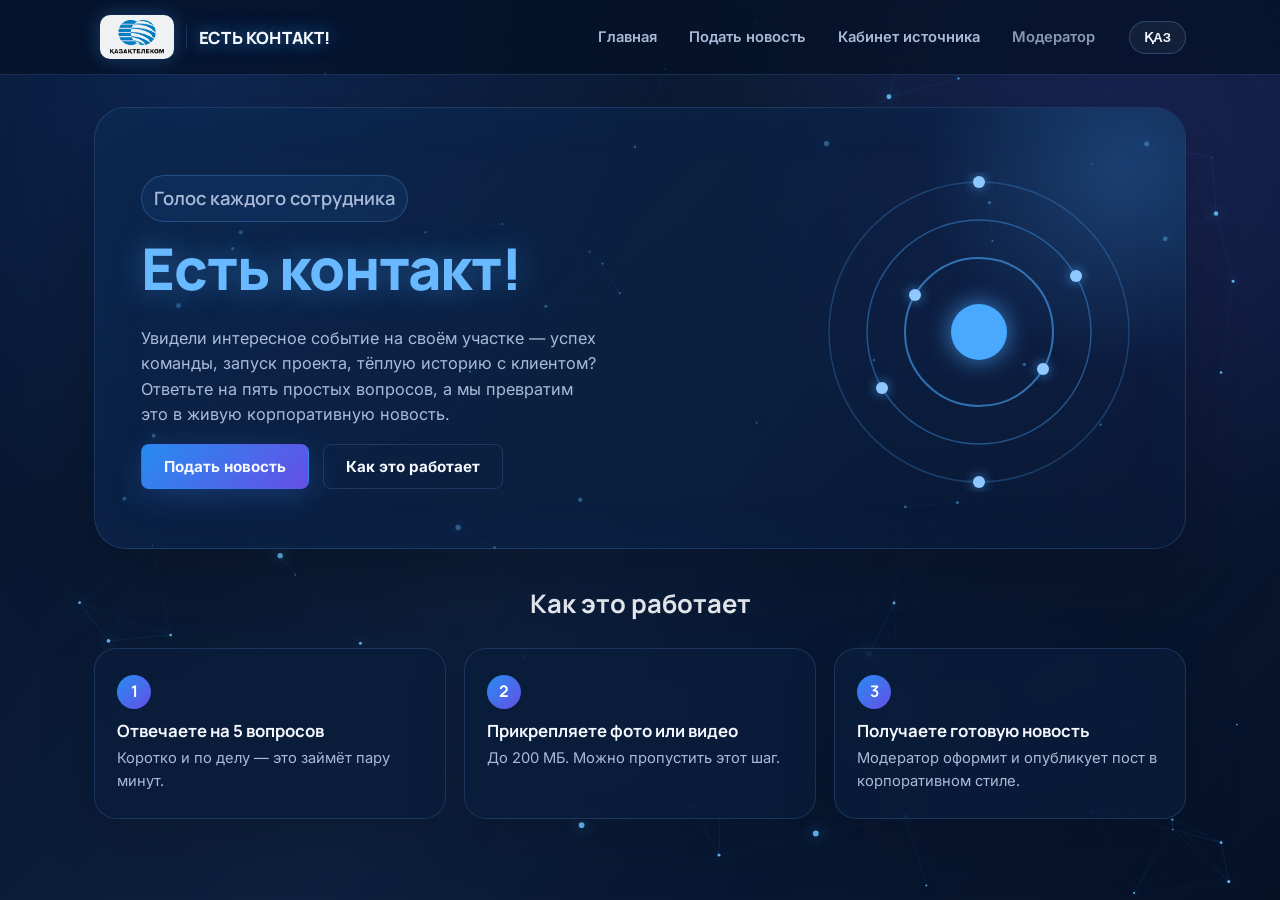
<file: index.html>
<!doctype html>
<html lang="ru">
<head>
<meta charset="utf-8">
<meta name="viewport" content="width=device-width,initial-scale=1">
<title>ЕСТЬ КОНТАКТ! / Байланыс орнады!</title>
<meta name="description" content="Корпоративный портал для подачи и модерации новостей от сотрудников.">
<link rel="preconnect" href="https://fonts.googleapis.com">
<link rel="preconnect" href="https://fonts.gstatic.com" crossorigin>
<link href="https://fonts.googleapis.com/css2?family=Manrope:wght@500;700;800&family=Inter:wght@400;500;600;700&display=swap" rel="stylesheet">
<link rel="stylesheet" href="styles-neon.css">
</head>
<body>
<canvas id="particles"></canvas>
<div class="app">

<header class="site-header">
  <div class="header-inner">
    <button class="brand" data-nav="home" aria-label="ЕСТЬ КОНТАКТ! — на главную">
      <img class="brand-logo" src="logo-kazahtelekom.png" alt="Kazakhtelecom" onerror="this.style.display='none'">
      <span class="brand-divider"></span>
      <span class="brand-name" data-i18n="brand_name">ЕСТЬ КОНТАКТ!</span>
    </button>
    <nav class="main-nav" aria-label="Основная навигация">
      <button class="nav-link" data-nav="home" data-i18n="nav_home">Главная</button>
      <button class="nav-link" data-nav="wizard" data-i18n="nav_submit">Подать новость</button>
      <button class="nav-link" data-nav="source-login" data-i18n="nav_source">Кабинет источника</button>
      <button class="nav-link nav-link-muted" data-nav="mod-login" data-i18n="nav_moderator">Модератор</button>
    </nav>
    <button class="lang-toggle" id="langToggle" aria-label="Переключить язык"><span>ҚАЗ</span></button>
  </div>
</header>

<main id="app">

  <!-- ================= ГЛАВНАЯ ================= -->
  <section id="view-home" data-view class="view">
    <div class="hero">
      <div class="hero-text">
        <p class="hero-subtitle" data-i18n="hero_subtitle">Место, где новости компании рождаются от вас</p>
        <h1 class="hero-title" data-i18n="hero_title">Есть контакт!</h1>
        <p class="hero-body" data-i18n="hero_text">Увидели интересное событие на своём участке — успех команды, запуск проекта, тёплую историю с клиентом? Расскажите нам в пяти вопросах. Мы оформим это в живую корпоративную новость.</p>
        <div class="hero-actions">
          <button class="btn btn-primary" data-nav="wizard" data-i18n="hero_cta">Подать новость</button>
          <button class="btn btn-ghost" data-scroll="steps-section" data-i18n="hero_cta_secondary">Как это работает</button>
        </div>
      </div>
      <div class="hero-graphic">
        <svg class="signal-art" viewBox="0 0 320 320" xmlns="http://www.w3.org/2000/svg" aria-hidden="true">
          <circle class="ring ring-1" cx="160" cy="160" r="150"/>
          <circle class="ring ring-2" cx="160" cy="160" r="112"/>
          <circle class="ring ring-3" cx="160" cy="160" r="74"/>
          <circle class="ring-core" cx="160" cy="160" r="28"/>
          <g class="nodes nodes-ring1">
            <circle cx="160" cy="10" r="6"/>
            <circle cx="160" cy="310" r="6"/>
          </g>
          <g class="nodes nodes-ring2">
            <circle cx="257" cy="104" r="6"/>
            <circle cx="63" cy="216" r="6"/>
          </g>
          <g class="nodes nodes-ring3">
            <circle cx="224" cy="197" r="6"/>
            <circle cx="96" cy="123" r="6"/>
          </g>
        </svg>
      </div>
    </div>

    <section class="steps" id="steps-section">
      <h2 class="section-title" data-i18n="steps_title">Как это работает</h2>
      <ul class="steps-grid">
        <li class="step-card">
          <span class="step-num">1</span>
          <h3 data-i18n="step1_title">Отвечаете на 5 вопросов</h3>
          <p data-i18n="step1_text">Коротко и по делу — это займёт пару минут.</p>
        </li>
        <li class="step-card">
          <span class="step-num">2</span>
          <h3 data-i18n="step2_title">Прикрепляете фото или видео</h3>
          <p data-i18n="step2_text">До 200 МБ. Можно пропустить этот шаг.</p>
        </li>
        <li class="step-card">
          <span class="step-num">3</span>
          <h3 data-i18n="step3_title">Получаете готовую новость</h3>
          <p data-i18n="step3_text">Модератор оформит и опубликует пост в корпоративном стиле.</p>
        </li>
      </ul>
    </section>
  </section>

  <!-- ================= МАСТЕР ПОДАЧИ НОВОСТИ ================= -->
  <section id="view-wizard" data-view class="view" hidden>
    <div class="panel wizard-panel">

      <div class="wizard-progress">
        <span id="wizardStepLabel"></span>
        <div class="progress-track"><div class="progress-fill" id="progressFill" style="width:33%"></div></div>
      </div>

      <!-- Шаг 1: пять вопросов -->
      <form id="step1" class="wizard-step">
        <div class="field">
          <label data-i18n="q1_label">1. Что произошло?</label>
          <input type="text" name="what" required data-i18n-placeholder="q1_placeholder" placeholder="Опишите событие одной-двумя фразами">
        </div>

        <div class="field">
          <label data-i18n="q2_label">2. Где и когда произошло?</label>
          <div class="field-row">
            <div class="field-col">
              <input type="text" name="place" required data-i18n-placeholder="q2_place_placeholder" placeholder="Город, филиал, объект">
            </div>
            <div class="field-col field-col-narrow">
              <input type="date" name="date" required>
            </div>
          </div>
        </div>

        <div class="field">
          <label data-i18n="q3_label">3. Что классного произошло?</label>
          <p class="field-hint" data-i18n="q3_hint">Опишите в двух предложениях — что делает эту историю особенной</p>
          <textarea name="cool" rows="3" required data-i18n-placeholder="q3_placeholder" placeholder="Например: команда закрыла проект на неделю раньше срока..."></textarea>
        </div>

        <div class="field">
          <label data-i18n="q4_label">4. Какой результат даёт эта новость?</label>
          <p class="field-hint" data-i18n="q4_hint">Выберите вариант или опишите свой</p>
          <select id="q4select" name="resultType" required></select>
          <input type="text" id="q4custom" name="resultCustom" class="hidden-field" data-i18n-placeholder="q4_custom_placeholder" placeholder="Опишите результат своими словами">
        </div>

        <div class="field">
          <label data-i18n="q5_label">5. Контакты для связи</label>
          <div class="field-row">
            <div class="field-col">
              <input type="text" name="authorName" required data-i18n-placeholder="q5_name_placeholder" placeholder="ФИО">
            </div>
            <div class="field-col">
              <input type="text" name="contact" required data-i18n-placeholder="q5_contact_placeholder" placeholder="Телефон или email">
            </div>
          </div>
        </div>

        <div class="wizard-actions">
          <button type="button" class="btn btn-ghost" data-nav="home" data-i18n="wizard_cancel">Отменить</button>
          <button type="submit" class="btn btn-primary" data-i18n="wizard_next">Далее</button>
        </div>
      </form>

      <!-- Шаг 2: медиа -->
      <div id="step2" class="wizard-step" hidden>
        <div class="field">
          <label data-i18n="media_title">Прикрепите фото и видео</label>
          <p class="field-hint" data-i18n="media_hint">Суммарно до 200 МБ. Форматы: JPG, PNG, MP4, MOV</p>
          <label for="fileInput" id="dropzone" class="dropzone" data-i18n="media_drop">Перетащите файлы сюда или нажмите, чтобы выбрать</label>
          <input type="file" id="fileInput" class="visually-hidden" multiple accept=".jpg,.jpeg,.png,.mp4,.mov">
          <p class="media-error" id="mediaError" hidden></p>
          <ul class="media-list" id="mediaList"></ul>
        </div>
        <div class="wizard-actions">
          <button type="button" class="btn btn-ghost" id="step2Back" data-i18n="wizard_back">Назад</button>
          <div class="wizard-actions-right">
            <button type="button" class="btn btn-text" id="step2Skip" data-i18n="media_skip">Пропустить этот шаг</button>
            <button type="button" class="btn btn-primary" id="step2Next" data-i18n="wizard_next">Далее</button>
          </div>
        </div>
      </div>

      <!-- Шаг 3: проверка -->
      <div id="step3" class="wizard-step" hidden>
        <h3 data-i18n="review_title">Проверьте перед отправкой</h3>
        <dl class="review-list" id="reviewList"></dl>
        <div class="wizard-actions">
          <button type="button" class="btn btn-ghost" id="step3Back" data-i18n="wizard_back">Назад</button>
          <button type="button" class="btn btn-primary" id="step3Submit" data-i18n="wizard_submit">Отправить новость</button>
        </div>
      </div>

      <!-- Успех -->
      <div id="stepSuccess" class="wizard-step wizard-success" hidden>
        <div class="success-icon">✓</div>
        <h3 data-i18n="success_title">Спасибо! Новость передана модератору</h3>
        <p id="successText"></p>
        <div class="wizard-actions wizard-actions-center">
          <button class="btn btn-ghost" data-nav="home" data-i18n="success_home">На главную</button>
          <button class="btn btn-primary" id="successToDashboard" data-i18n="success_dashboard">Открыть личный кабинет</button>
        </div>
      </div>

    </div>
  </section>

  <!-- ================= КАБИНЕТ ИСТОЧНИКА: ВХОД ================= -->
  <section id="view-source-login" data-view class="view" hidden>
    <div class="panel login-panel">
      <h2 data-i18n="login_source_title">Кабинет источника новости</h2>
      <p data-i18n="login_source_text">Введите телефон или email, которые вы указали при подаче новости.</p>
      <form id="sourceLoginForm">
        <div class="field">
          <input type="text" id="sourceContactInput" required data-i18n-placeholder="login_contact_placeholder" placeholder="Телефон или email">
        </div>
        <p class="form-error" id="sourceLoginError" hidden data-i18n="login_error_notfound">Заявок с такими контактами пока не найдено.</p>
        <button type="submit" class="btn btn-primary btn-block" data-i18n="login_enter">Войти</button>
      </form>
    </div>
  </section>

  <!-- ================= КАБИНЕТ ИСТОЧНИКА: ДАШБОРД ================= -->
  <section id="view-source-dash" data-view class="view" hidden>
    <div class="panel dash-panel">
      <div class="dash-head">
        <div>
          <h2 id="dashGreeting"></h2>
          <p data-i18n="dash_subtitle">Вот что происходит с вашими новостями</p>
        </div>
        <button class="btn btn-ghost" id="sourceLogout" data-i18n="dash_logout">Выйти</button>
      </div>
      <div class="counters">
        <div class="counter-card"><span class="counter-num" id="cntTotal">0</span><span data-i18n="dash_total">Всего подано</span></div>
        <div class="counter-card"><span class="counter-num" id="cntPending">0</span><span data-i18n="dash_pending">На рассмотрении</span></div>
        <div class="counter-card"><span class="counter-num" id="cntPublished">0</span><span data-i18n="dash_published">Опубликовано</span></div>
        <div class="counter-card"><span class="counter-num" id="cntRejected">0</span><span data-i18n="dash_rejected">Отклонено</span></div>
      </div>
      <h3 data-i18n="dash_my_news">Мои заявки</h3>
      <ul class="submission-list" id="sourceSubmissionList"></ul>
      <p class="empty-note" id="sourceEmptyNote" hidden data-i18n="dash_empty">Заявок пока нет — самое время рассказать о своём событии.</p>
    </div>
  </section>

  <!-- ================= МОДЕРАТОР: ВХОД ================= -->
  <section id="view-mod-login" data-view class="view" hidden>
    <div class="panel login-panel">
      <h2 data-i18n="login_mod_title">Панель модератора</h2>
      <p data-i18n="login_mod_text">Введите пароль модератора</p>
      <form id="modLoginForm">
        <div class="field">
          <input type="password" id="modPasswordInput" required data-i18n-placeholder="login_mod_placeholder" placeholder="Пароль">
        </div>
        <p class="form-error" id="modLoginError" hidden data-i18n="login_mod_error">Неверный пароль</p>
        <button type="submit" class="btn btn-primary btn-block" data-i18n="login_enter">Войти</button>
      </form>
    </div>
  </section>

  <!-- ================= МОДЕРАТОР: ЛЕНТА ЗАЯВОК ================= -->
  <section id="view-mod-dash" data-view class="view" hidden>
    <div class="panel mod-panel">
      <div class="dash-head">
        <div>
          <h2 data-i18n="mod_title">Лента заявок</h2>
          <p data-i18n="mod_subtitle">Новые сюжеты от сотрудников компании</p>
        </div>
        <button class="btn btn-ghost" id="modLogout" data-i18n="mod_logout">Выйти</button>
      </div>

      <div class="counters counters-mod">
        <div class="counter-card"><span class="counter-num" id="modCntTotal">0</span><span data-i18n="mod_total">Всего</span></div>
        <div class="counter-card"><span class="counter-num" id="modCntNew">0</span><span data-i18n="mod_new">Новые</span></div>
        <div class="counter-card"><span class="counter-num" id="modCntProcessing">0</span><span data-i18n="mod_processing">В работе</span></div>
        <div class="counter-card"><span class="counter-num" id="modCntPublished">0</span><span data-i18n="mod_published">Опубликовано</span></div>
        <div class="counter-card"><span class="counter-num" id="modCntRejected">0</span><span data-i18n="mod_rejected">Отклонено</span></div>
      </div>

      <div class="mod-filters" id="modFilters">
        <div class="filter-highlight" id="filterHighlight"></div>
        <button type="button" class="filter-chip active" data-filter="all" data-i18n="mod_filter_all">Все</button>
        <button type="button" class="filter-chip" data-filter="new" data-i18n="status_new">Новая</button>
        <button type="button" class="filter-chip" data-filter="processing" data-i18n="status_processing">В работе</button>
        <button type="button" class="filter-chip" data-filter="published" data-i18n="status_published">Опубликована</button>
        <button type="button" class="filter-chip" data-filter="rejected" data-i18n="status_rejected">Отклонена</button>
      </div>

      <ul class="submission-list mod-list" id="modSubmissionList"></ul>
      <p class="empty-note" id="modEmptyNote" hidden data-i18n="mod_empty">Заявок пока нет.</p>
    </div>
  </section>

  <!-- ================= МОДЕРАТОР: ДЕТАЛЬ ЗАЯВКИ ================= -->
  <section id="view-mod-detail" data-view class="view" hidden>
    <div class="panel mod-detail-panel">
      <button type="button" class="btn btn-text" id="modBackToList" data-i18n="mod_back_to_list">К списку заявок</button>

      <div class="mod-detail-grid">
        <div>
          <dl class="review-list" id="modDetailAnswers"></dl>
          <div id="modDetailMedia"></div>
        </div>

        <div>
          <button type="button" class="btn btn-secondary" id="modGenerateBtn" data-i18n="mod_generate">Сгенерировать пост</button>
          <p class="ai-note" data-i18n="mod_ai_note">Черновик собран шаблоном по стилю компании — обязательно проверьте и при необходимости отредактируйте перед публикацией.</p>
          <p class="ai-source-note" id="aiSourceNote" hidden></p>

          <div class="field">
            <label data-i18n="mod_post_ru">Пост на русском</label>
            <textarea id="postRu" rows="7"></textarea>
          </div>
          <div class="field">
            <label data-i18n="mod_post_kk">Пост на казахском</label>
            <textarea id="postKk" rows="7"></textarea>
          </div>
          <p class="field-hint small" data-i18n="mod_post_edit_hint">Текст можно свободно редактировать перед публикацией</p>

          <div class="field">
            <label data-i18n="mod_reject_reason">Причина отклонения (необязательно)</label>
            <input type="text" id="modRejectReason">
          </div>

          <div class="wizard-actions">
            <button type="button" class="btn btn-danger" id="modRejectBtn" data-i18n="mod_reject">Отклонить</button>
            <button type="button" class="btn btn-primary" id="modApproveBtn" data-i18n="mod_approve">Опубликовать</button>
          </div>
        </div>
      </div>
    </div>
  </section>

</main>

</div>

<script src="i18n.js"></script>
<script src="config.js"></script>
<script src="dataStore.js"></script>
<script src="postGenerator.js"></script>
<script src="app.js"></script>
<script>
/* Неоновая сеть точек на фоне */
(function () {
  const c = document.getElementById('particles');
  if (!c) return;
  const ctx = c.getContext('2d');
  let pts = [], W, H, dpr;

  function resize() {
    dpr = Math.min(devicePixelRatio || 1, 2);
    W = innerWidth; H = innerHeight;
    c.width = W * dpr; c.height = H * dpr;
    c.style.width = W + 'px'; c.style.height = H + 'px';
    ctx.setTransform(dpr, 0, 0, dpr, 0, 0);
    const count = Math.min(95, Math.max(42, Math.floor(W / 16)));
    pts = Array.from({ length: count }, () => ({
      x: Math.random() * W, y: Math.random() * H,
      vx: (Math.random() - .5) * .22, vy: (Math.random() - .5) * .22,
      r: Math.random() * 1.6 + .7, p: Math.random() * Math.PI * 2
    }));
  }

  function draw() {
    ctx.clearRect(0, 0, W, H);
    for (const p of pts) {
      p.x += p.vx; p.y += p.vy; p.p += .018;
      if (p.x < -10) p.x = W + 10; if (p.x > W + 10) p.x = -10;
      if (p.y < -10) p.y = H + 10; if (p.y > H + 10) p.y = -10;
    }
    for (let i = 0; i < pts.length; i++) {
      for (let j = i + 1; j < pts.length; j++) {
        const a = pts[i], b = pts[j], dx = a.x - b.x, dy = a.y - b.y, d = Math.hypot(dx, dy);
        if (d < 145) {
          ctx.beginPath(); ctx.moveTo(a.x, a.y); ctx.lineTo(b.x, b.y);
          ctx.strokeStyle = `rgba(72,169,255,${(1 - d / 145) * .15})`;
          ctx.lineWidth = 1; ctx.stroke();
        }
      }
    }
    for (const p of pts) {
      const pulse = 1 + Math.sin(p.p) * .35;
      ctx.beginPath(); ctx.arc(p.x, p.y, p.r * pulse, 0, Math.PI * 2);
      ctx.fillStyle = 'rgba(102,193,255,.95)';
      ctx.shadowBlur = 14; ctx.shadowColor = 'rgba(64,170,255,.9)';
      ctx.fill(); ctx.shadowBlur = 0;
    }
    requestAnimationFrame(draw);
  }

  addEventListener('resize', resize);
  resize();
  requestAnimationFrame(draw);
})();
</script>
</body>
</html>
</file>
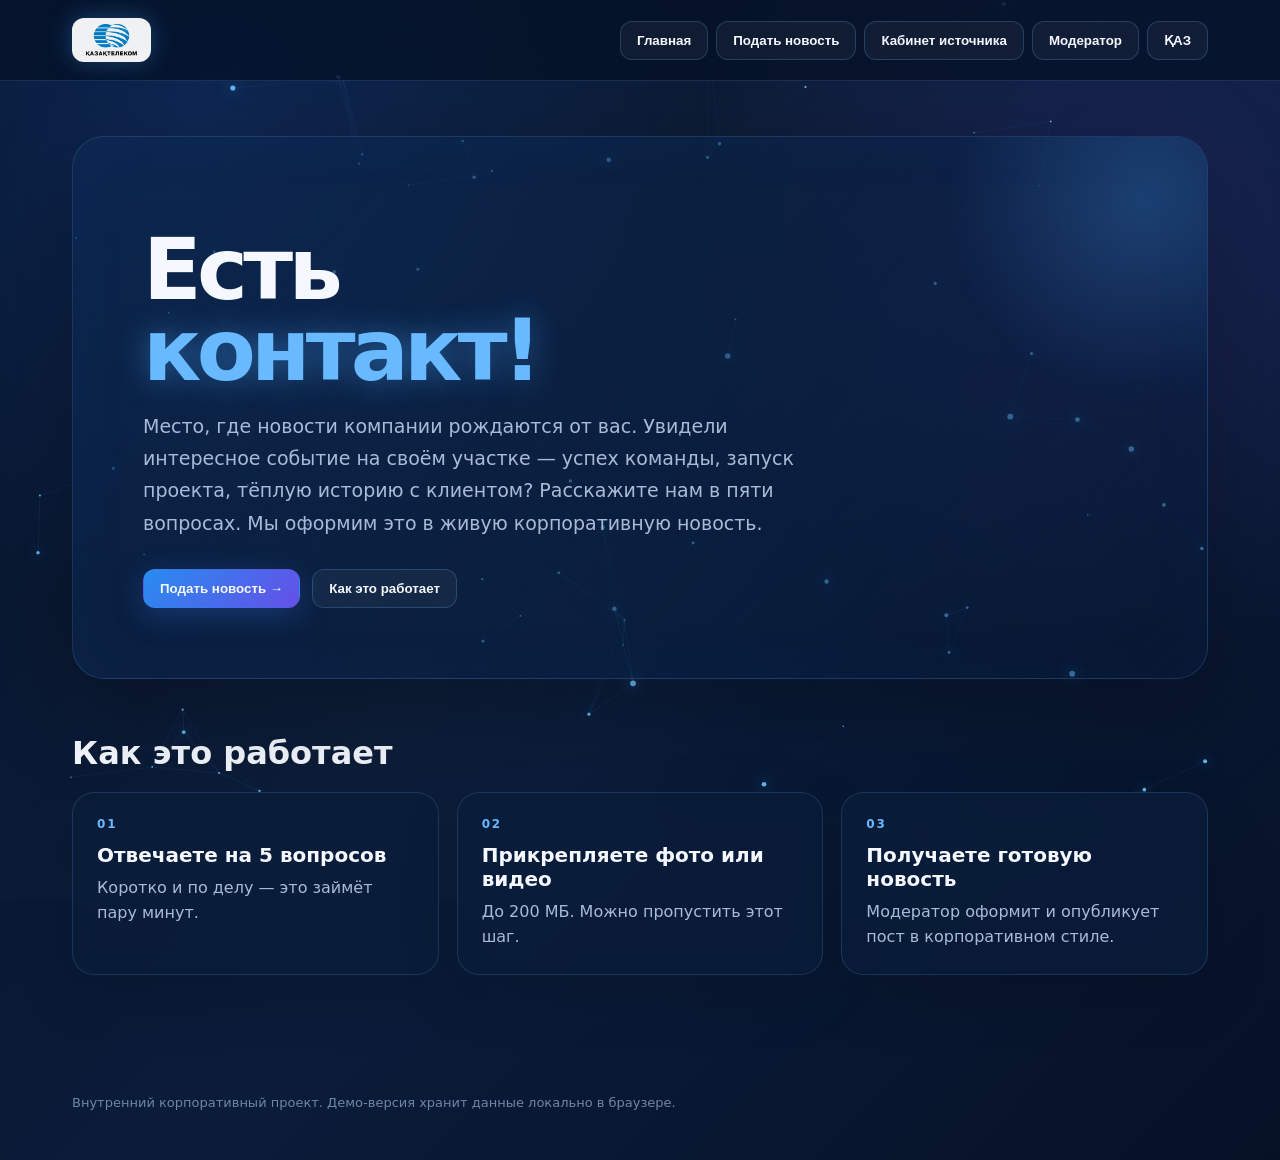
<file: index_neon.html>
<!doctype html>
<html lang="ru">
<head>
<meta charset="utf-8">
<meta name="viewport" content="width=device-width,initial-scale=1">
<title>ЕСТЬ КОНТАКТ! — корпоративный новостной портал</title>
<style>
:root{
  --bg:#061329; --bg2:#0a1c3a; --card:rgba(10,29,58,.78);
  --line:rgba(111,178,255,.18); --text:#f5f8ff; --muted:#a9bbd8;
  --accent:#48a9ff; --accent2:#7c5cff; --glow:rgba(72,169,255,.75);
}
*{box-sizing:border-box}
html{scroll-behavior:smooth}
body{
  margin:0;font-family:Inter,system-ui,-apple-system,Segoe UI,Arial,sans-serif;
  color:var(--text);background:
  radial-gradient(circle at 15% 10%,rgba(46,119,255,.18),transparent 34%),
  radial-gradient(circle at 88% 20%,rgba(124,92,255,.14),transparent 30%),
  linear-gradient(135deg,var(--bg),var(--bg2) 55%,#061126);
  min-height:100vh;overflow-x:hidden;
}
#particles{position:fixed;inset:0;width:100%;height:100%;z-index:0;pointer-events:none}
body:before{
  content:"";position:fixed;inset:0;z-index:0;pointer-events:none;
  background:linear-gradient(120deg,transparent 0%,rgba(255,255,255,.018) 45%,transparent 70%);
  animation:sweep 9s linear infinite;
}
@keyframes sweep{from{transform:translateX(-30%)}to{transform:translateX(30%)}}
.app{position:relative;z-index:1;min-height:100vh}
header{
  position:sticky;top:0;z-index:20;backdrop-filter:blur(18px);
  background:rgba(4,15,34,.68);border-bottom:1px solid var(--line)
}
.nav{max-width:1180px;margin:auto;padding:18px 22px;display:flex;align-items:center;justify-content:space-between;gap:26px}
.logo{display:flex;align-items:center;height:44px;padding:6px 14px;border-radius:12px;
  background:rgba(255,255,255,.94);box-shadow:0 0 22px rgba(72,169,255,.35),0 4px 14px rgba(0,0,0,.2)}
.logo img{height:100%;width:auto;display:block}
.logo-fallback{font-weight:900;letter-spacing:.08em;font-size:17px;white-space:nowrap}
.logo-fallback span{color:#63b6ff;text-shadow:0 0 18px var(--glow)}
nav{display:flex;gap:8px;flex-wrap:wrap}
button,.btn{
  border:1px solid rgba(115,187,255,.22);background:rgba(255,255,255,.045);
  color:var(--text);padding:11px 16px;border-radius:12px;cursor:pointer;
  font-weight:700;transition:.25s;box-shadow:0 0 0 rgba(72,169,255,0)
}
button:hover,.btn:hover{transform:translateY(-2px);border-color:rgba(99,182,255,.55);box-shadow:0 0 24px rgba(72,169,255,.14)}
.primary{background:linear-gradient(135deg,#278cf0,#654fe7);border-color:transparent;box-shadow:0 8px 30px rgba(55,126,255,.25)}
main{max-width:1180px;margin:auto;padding:55px 22px 90px}
.hero{
  min-height:540px;display:flex;align-items:center;position:relative;overflow:hidden;
  border:1px solid var(--line);border-radius:32px;padding:70px;
  background:linear-gradient(135deg,rgba(12,39,78,.72),rgba(8,23,50,.48));
  box-shadow:0 30px 100px rgba(0,0,0,.28),inset 0 0 80px rgba(52,145,255,.035)
}
.hero:after{
  content:"";position:absolute;width:420px;height:420px;border-radius:50%;
  right:-150px;top:-150px;background:radial-gradient(circle,rgba(65,169,255,.24),transparent 68%);
  filter:blur(10px)
}
.hero-content{position:relative;z-index:2;max-width:720px}
.kicker{display:inline-flex;padding:8px 12px;border-radius:99px;border:1px solid rgba(100,180,255,.25);
  background:rgba(55,145,255,.08);color:#86c7ff;font-size:12px;font-weight:800;letter-spacing:.13em;text-transform:uppercase}
h1{font-size:clamp(48px,8vw,86px);line-height:.94;margin:22px 0 18px;letter-spacing:-.055em}
h1 em{font-style:normal;color:#68b9ff;text-shadow:0 0 30px rgba(72,169,255,.45)}
.hero p{font-size:19px;line-height:1.7;color:var(--muted);max-width:690px}
.actions{display:flex;gap:12px;margin-top:30px;flex-wrap:wrap}
.section{margin-top:55px}
.section-title{display:flex;justify-content:space-between;align-items:end;gap:20px;margin-bottom:20px}
h2{font-size:32px;margin:0}
.card-grid{display:grid;grid-template-columns:repeat(3,1fr);gap:18px}
.card,.panel{
  background:var(--card);border:1px solid var(--line);border-radius:22px;
  padding:24px;backdrop-filter:blur(14px);box-shadow:0 20px 60px rgba(0,0,0,.15)
}
.step{font-size:12px;color:#69b8ff;font-weight:900;letter-spacing:.15em}
.card h3{margin:12px 0 8px;font-size:20px}.card p{color:var(--muted);line-height:1.6;margin:0}
form{display:grid;gap:14px}
label{font-weight:700;font-size:14px}
input,textarea,select{
  width:100%;margin-top:7px;padding:13px 14px;border-radius:12px;
  border:1px solid rgba(112,170,235,.2);background:rgba(3,15,34,.55);color:white;outline:none
}
textarea{min-height:110px;resize:vertical}
.form-actions{display:flex;gap:10px;flex-wrap:wrap;margin-top:8px}
.hidden{display:none!important}
.notice{padding:16px;border-radius:14px;background:rgba(55,155,255,.08);border:1px solid rgba(90,180,255,.18);color:#bcdcff}
footer{max-width:1180px;margin:auto;padding:30px 22px 50px;color:#7186a7;font-size:13px}
@media(max-width:800px){
 .nav{align-items:flex-start;flex-direction:column;justify-content:flex-start}.hero{padding:38px 26px;min-height:480px}
 .card-grid{grid-template-columns:1fr}main{padding-top:25px}h1{font-size:58px}
}
</style>
</head>
<body>
<canvas id="particles"></canvas>
<div class="app">
<header>
  <div class="nav">
    <div class="logo">
      <img src="logo-kazahtelekom.png" alt="Kazakhtelecom" onerror="this.style.display='none'; document.getElementById('logoFallback').style.display='flex'">
      <div id="logoFallback" class="logo-fallback" style="display:none">ЕСТЬ <span>КОНТАКТ!</span></div>
    </div>
    <nav>
      <button onclick="show('home')" data-i18n="navHome">Главная</button>
      <button onclick="show('submit')" data-i18n="navSubmit">Подать новость</button>
      <button onclick="show('cabinet')" data-i18n="navCabinet">Кабинет источника</button>
      <button onclick="show('moderator')" data-i18n="navMod">Модератор</button>
      <button id="langBtn" onclick="toggleLang()">ҚАЗ</button>
    </nav>
  </div>
</header>

<main>
<section id="home">
  <div class="hero">
    <div class="hero-content">
      <h1 data-i18n-html="h1">Есть<br><em>контакт!</em></h1>
      <p data-i18n="heroText">Место, где новости компании рождаются от вас. Увидели интересное событие на своём участке — успех команды, запуск проекта, тёплую историю с клиентом? Расскажите нам в пяти вопросах. Мы оформим это в живую корпоративную новость.</p>
      <div class="actions">
        <button class="primary" onclick="show('submit')" data-i18n="submitBtn">Подать новость →</button>
        <button onclick="document.getElementById('how').scrollIntoView()" data-i18n="howBtn">Как это работает</button>
      </div>
    </div>
  </div>

  <div class="section" id="how">
    <div class="section-title"><h2 data-i18n="howTitle">Как это работает</h2></div>
    <div class="card-grid">
      <article class="card"><div class="step">01</div><h3 data-i18n="step1h">Отвечаете на 5 вопросов</h3><p data-i18n="step1p">Коротко и по делу — это займёт пару минут.</p></article>
      <article class="card"><div class="step">02</div><h3 data-i18n="step2h">Прикрепляете фото или видео</h3><p data-i18n="step2p">До 200 МБ. Можно пропустить этот шаг.</p></article>
      <article class="card"><div class="step">03</div><h3 data-i18n="step3h">Получаете готовую новость</h3><p data-i18n="step3p">Модератор оформит и опубликует пост в корпоративном стиле.</p></article>
    </div>
  </div>
</section>

<section id="submit" class="section hidden">
  <div class="panel">
    <h2 data-i18n="submitTitle">Подать новость</h2>
    <p class="notice" data-i18n="submitNotice">Заполните форму — данные сохраняются локально в браузере этой демо-версии.</p>
    <form id="newsForm" onsubmit="submitNews(event)">
      <label data-i18n="q1">1. Что произошло?<input required name="what" placeholder="Опишите событие одной-двумя фразами" data-i18n-ph="q1ph"></label>
      <label data-i18n="q2">2. Где и когда произошло?<input required name="where" placeholder="Город, филиал, объект" data-i18n-ph="q2ph"></label>
      <label data-i18n="q3">3. Что классного произошло?<textarea required name="cool" placeholder="Опишите в двух предложениях — что делает эту историю особенной" data-i18n-ph="q3ph"></textarea></label>
      <label data-i18n="q4">4. Какой результат даёт эта новость?
        <select name="result">
          <option data-i18n="opt1">Улучшение качества</option>
          <option data-i18n="opt2">Экономия ресурсов</option>
          <option data-i18n="opt3">Успех команды</option>
          <option data-i18n="opt4">Новый проект</option>
          <option data-i18n="opt5">Другое</option>
        </select>
      </label>
      <label data-i18n="q5">5. Контакты для связи</label>
      <input required name="fio" placeholder="ФИО" data-i18n-ph="fioph"><input required name="contact" placeholder="Телефон или email" data-i18n-ph="contactph">
      <label data-i18n="fileLabel">Фото или видео <input type="file" multiple accept=".jpg,.jpeg,.png,.mp4,.mov"></label>
      <div class="form-actions"><button type="button" onclick="show('home')" data-i18n="backBtn">Назад</button><button class="primary" type="submit" data-i18n="sendBtn">Отправить новость</button></div>
    </form>
  </div>
</section>

<section id="cabinet" class="section hidden">
  <div class="panel">
    <h2 data-i18n="cabTitle">Кабинет источника новости</h2>
    <p data-i18n="cabText">Введите телефон или email, которые вы указали при подаче новости.</p>
    <input id="cabInput" placeholder="Телефон или email" data-i18n-ph="contactph">
    <button class="primary" onclick="cabinetLogin()" style="margin-top:12px" data-i18n="loginBtn">Войти</button>
    <div id="cabResult" style="margin-top:20px"></div>
  </div>
</section>

<section id="moderator" class="section hidden">
  <div class="panel">
    <h2 data-i18n="modTitle">Панель модератора</h2>
    <p data-i18n="modText">Введите пароль модератора</p>
    <input id="modPass" type="password" placeholder="Пароль" data-i18n-ph="passph">
    <button class="primary" onclick="modLogin()" style="margin-top:12px" data-i18n="loginBtn">Войти</button>
    <div id="modResult" style="margin-top:20px"></div>
  </div>
</section>
</main>
<footer data-i18n="footer">Внутренний корпоративный проект. Демо-версия хранит данные локально в браузере.</footer>
</div>

<script>
/* ==== ПОДКЛЮЧЕНИЕ К GOOGLE ТАБЛИЦЕ ====
   Вставьте сюда ссылку веб-приложения, полученную на шаге "Развернуть"
   Пример: 'https://script.google.com/macros/s/AKfycb.../exec'
*/
const GOOGLE_SCRIPT_URL = 'https://script.google.com/macros/s/AKfycbwuqZAM7T-wxdBIN29rRkzyHPA4iKZyx3EsrA0ewfV81rGuuexiAzgc2bwfMrQYVCodmw/exec';

/* ===== Переключение языка RU / KZ ===== */
const translations = {
  kicker: { ru: "Корпоративный новостной портал", kz: "Корпоративтік жаңалықтар порталы" },
  h1: { ru: "Есть<br><em>контакт!</em>", kz: "Байланыс<br><em>бар!</em>" },
  heroText: { ru: "Место, где новости компании рождаются от вас. Увидели интересное событие на своём участке — успех команды, запуск проекта, тёплую историю с клиентом? Расскажите нам в пяти вопросах. Мы оформим это в живую корпоративную новость.",
              kz: "Компания жаңалықтары сізден туады. Өз учаскеңізде қызықты оқиға көрдіңіз бе — команда жетістігі, жоба іске қосылуы, клиентпен жылы оқиға? Бізге бес сұрақ арқылы айтып беріңіз. Біз оны корпоративтік жаңалыққа айналдырамыз." },
  submitBtn: { ru: "Подать новость →", kz: "Жаңалық жіберу →" },
  howBtn: { ru: "Как это работает", kz: "Бұл қалай жұмыс істейді" },
  howTitle: { ru: "Как это работает", kz: "Бұл қалай жұмыс істейді" },
  step1h: { ru: "Отвечаете на 5 вопросов", kz: "5 сұраққа жауап бересіз" },
  step1p: { ru: "Коротко и по делу — это займёт пару минут.", kz: "Қысқа әрі нақты — бірнеше минут алады." },
  step2h: { ru: "Прикрепляете фото или видео", kz: "Фото немесе видео тіркейсіз" },
  step2p: { ru: "До 200 МБ. Можно пропустить этот шаг.", kz: "200 МБ дейін. Бұл қадамды өткізіп жіберуге болады." },
  step3h: { ru: "Получаете готовую новость", kz: "Дайын жаңалықты аласыз" },
  step3p: { ru: "Модератор оформит и опубликует пост в корпоративном стиле.", kz: "Модератор постты корпоративтік стильде рәсімдеп, жариялайды." },
  submitTitle: { ru: "Подать новость", kz: "Жаңалық жіберу" },
  submitNotice: { ru: "Заполните форму — данные сохраняются локально в браузере этой демо-версии.", kz: "Форманы толтырыңыз — деректер осы демо-нұсқаның браузерінде жергілікті сақталады." },
  q1: { ru: "1. Что произошло?", kz: "1. Не болды?" },
  q1ph: { ru: "Опишите событие одной-двумя фразами", kz: "Оқиғаны бір-екі сөйлеммен сипаттаңыз" },
  q2: { ru: "2. Где и когда произошло?", kz: "2. Қайда және қашан болды?" },
  q2ph: { ru: "Город, филиал, объект", kz: "Қала, филиал, объект" },
  q3: { ru: "3. Что классного произошло?", kz: "3. Не тамаша нәрсе болды?" },
  q3ph: { ru: "Опишите в двух предложениях — что делает эту историю особенной", kz: "Екі сөйлеммен сипаттаңыз — бұл оқиғаны ерекше ететін не?" },
  q4: { ru: "4. Какой результат даёт эта новость?", kz: "4. Бұл жаңалық қандай нәтиже береді?" },
  opt1: { ru: "Улучшение качества", kz: "Сапаны жақсарту" },
  opt2: { ru: "Экономия ресурсов", kz: "Ресурстарды үнемдеу" },
  opt3: { ru: "Успех команды", kz: "Команда жетістігі" },
  opt4: { ru: "Новый проект", kz: "Жаңа жоба" },
  opt5: { ru: "Другое", kz: "Басқа" },
  q5: { ru: "5. Контакты для связи", kz: "5. Байланысу үшін контакт" },
  fioph: { ru: "ФИО", kz: "Аты-жөні" },
  contactph: { ru: "Телефон или email", kz: "Телефон немесе email" },
  fileLabel: { ru: "Фото или видео", kz: "Фото немесе видео" },
  backBtn: { ru: "Назад", kz: "Артқа" },
  sendBtn: { ru: "Отправить новость", kz: "Жаңалықты жіберу" },
  cabTitle: { ru: "Кабинет источника новости", kz: "Жаңалық көзінің кабинеті" },
  cabText: { ru: "Введите телефон или email, которые вы указали при подаче новости.", kz: "Жаңалықты жіберу кезінде көрсеткен телефон немесе email енгізіңіз." },
  loginBtn: { ru: "Войти", kz: "Кіру" },
  modTitle: { ru: "Панель модератора", kz: "Модератор панелі" },
  modText: { ru: "Введите пароль модератора", kz: "Модератор құпия сөзін енгізіңіз" },
  passph: { ru: "Пароль", kz: "Құпия сөз" },
  footer: { ru: "Внутренний корпоративный проект. Демо-версия хранит данные локально в браузере.", kz: "Ішкі корпоративтік жоба. Демо-нұсқа деректерді браузерде жергілікті сақтайды." },
  navHome: { ru: "Главная", kz: "Басты бет" },
  navSubmit: { ru: "Подать новость", kz: "Жаңалық жіберу" },
  navCabinet: { ru: "Кабинет источника", kz: "Көз кабинеті" },
  navMod: { ru: "Модератор", kz: "Модератор" },
};

let currentLang = localStorage.getItem('kt_lang') || 'ru';

function applyLang(lang){
  document.querySelectorAll('[data-i18n]').forEach(el=>{
    const key = el.getAttribute('data-i18n');
    if(translations[key]) el.textContent = translations[key][lang];
  });
  document.querySelectorAll('[data-i18n-html]').forEach(el=>{
    const key = el.getAttribute('data-i18n-html');
    if(translations[key]) el.innerHTML = translations[key][lang];
  });
  document.querySelectorAll('[data-i18n-ph]').forEach(el=>{
    const key = el.getAttribute('data-i18n-ph');
    if(translations[key]) el.setAttribute('placeholder', translations[key][lang]);
  });
  document.documentElement.lang = lang === 'kz' ? 'kk' : 'ru';
  document.getElementById('langBtn').textContent = lang === 'kz' ? 'РУС' : 'ҚАЗ';
  currentLang = lang;
  localStorage.setItem('kt_lang', lang);
}

function toggleLang(){
  applyLang(currentLang === 'ru' ? 'kz' : 'ru');
}

function show(id){
  ['home','submit','cabinet','moderator'].forEach(x=>document.getElementById(x).classList.toggle('hidden',x!==id));
  window.scrollTo({top:0,behavior:'smooth'});
}
function submitNews(e){
  e.preventDefault();
  const f=new FormData(e.target);
  const item={id:'KT-'+Date.now().toString().slice(-6),contact:f.get('contact'),fio:f.get('fio'),what:f.get('what'),where:f.get('where'),cool:f.get('cool'),result:f.get('result'),status:'На рассмотрении',date:new Date().toLocaleString('ru-RU')};

  // Сохраняем локально (резервная копия / офлайн-режим)
  const arr=JSON.parse(localStorage.getItem('kt_news')||'[]');arr.push(item);localStorage.setItem('kt_news',JSON.stringify(arr));

  // Отправляем в Google Таблицу
  if(GOOGLE_SCRIPT_URL && GOOGLE_SCRIPT_URL.indexOf('ВСТАВЬТЕ') === -1){
    fetch(GOOGLE_SCRIPT_URL, {
      method:'POST',
      headers:{'Content-Type':'text/plain;charset=utf-8'},
      body: JSON.stringify(item)
    }).catch(err=>console.warn('Не удалось отправить в таблицу, данные сохранены локально:', err));
  }

  e.target.reset();
  alert('Спасибо! Новость передана модератору. Номер заявки — '+item.id);
  show('cabinet');
}

async function fetchFromSheet(){
  if(!GOOGLE_SCRIPT_URL || GOOGLE_SCRIPT_URL.indexOf('ВСТАВЬТЕ') !== -1) return null;
  try{
    const res = await fetch(GOOGLE_SCRIPT_URL, { method: 'GET' });
    const text = await res.text();
    try{
      return JSON.parse(text);
    }catch(parseErr){
      // Пришёл не JSON — значит, скрипт вернул страницу входа/ошибки Google, а не данные
      console.warn('Ответ от Apps Script — не JSON (похоже на страницу входа Google или ошибку доступа). Проверьте настройки развёртывания: "Выполнять как" = Я, "Доступ" = Все.', text.slice(0,300));
      return null;
    }
  }catch(err){
    console.warn('Не удалось загрузить данные из таблицы (сетевая ошибка/CORS):', err.message);
    return null;
  }
}

function generatePostText(item){
  const resultLine = item.result ? `\n\n📈 Результат: ${item.result}` : '';
  return `📰 ${item.where}\n\n${item.what}\n\n${item.cool}${resultLine}`;
}

function copyPostText(id, btn){
  const el = document.getElementById('post-'+id);
  if(!el) return;
  navigator.clipboard.writeText(el.textContent).then(()=>{
    const old = btn.textContent;
    btn.textContent = 'Скопировано ✓';
    setTimeout(()=>{btn.textContent = old;}, 1800);
  }).catch(()=>{
    alert('Не удалось скопировать автоматически. Выделите текст вручную.');
  });
}

function renderNewsCard(x){
  const post = generatePostText(x);
  return `
    <div class="panel" style="margin-bottom:16px">
      <div style="display:flex;justify-content:space-between;align-items:center;flex-wrap:wrap;gap:8px;margin-bottom:12px">
        <b style="font-size:17px">${x.id}</b>
        <span class="notice" style="padding:5px 12px;font-size:12px">${x.status} · ${x.date}</span>
      </div>
      <div style="display:grid;gap:6px;margin-bottom:14px;font-size:15px">
        <div><span style="color:var(--muted)">Что произошло:</span> ${x.what}</div>
        <div><span style="color:var(--muted)">Где и когда:</span> ${x.where}</div>
        <div><span style="color:var(--muted)">Что классного:</span> ${x.cool}</div>
        <div><span style="color:var(--muted)">Результат:</span> ${x.result}</div>
        <div><span style="color:var(--muted)">Автор:</span> ${x.fio} · ${x.contact}</div>
      </div>
      <div class="notice" id="post-${x.id}" style="white-space:pre-wrap;font-size:14px;line-height:1.6">${post}</div>
      <div class="form-actions" style="margin-top:12px">
        <button onclick="copyPostText('${x.id}', this)">Скопировать текст поста</button>
      </div>
    </div>`;
}

function cabinetLogin(){
  const q=document.getElementById('cabInput').value.trim().toLowerCase();
  document.getElementById('cabResult').innerHTML = '<div class="notice">Загрузка…</div>';
  fetchFromSheet().then(sheetData=>{
    const source = sheetData !== null ? sheetData : JSON.parse(localStorage.getItem('kt_news')||'[]');
    const arr = source.filter(x=>String(x.contact).toLowerCase()===q);
    document.getElementById('cabResult').innerHTML = arr.length
      ? arr.map(x=>`<div class="notice"><b>${x.id}</b><br>${x.what}<br><small>${x.status} · ${x.date}</small></div>`).join('<br>')
      : 'Заявки не найдены.';
  });
}

function modLogin(){
  const p=document.getElementById('modPass').value;
  if(p!=='kt2026'){document.getElementById('modResult').innerHTML='<div class="notice">Неверный пароль.</div>';return}
  document.getElementById('modResult').innerHTML = '<div class="notice">Загрузка…</div>';
  fetchFromSheet().then(sheetData=>{
    const arr = sheetData !== null ? sheetData : JSON.parse(localStorage.getItem('kt_news')||'[]');
    const sourceLabel = sheetData !== null ? 'Google Таблица' : 'локальное хранилище (не удалось подключиться к таблице — см. подсказку ниже)';
    const hint = sheetData === null ? `<div class="notice" style="margin-top:10px;border-color:rgba(255,180,90,.4)">
      ⚠️ Не удалось получить данные из Google Таблицы. Проверьте: 1) ссылка на Apps Script открывается в браузере и показывает JSON, а не страницу входа; 2) в развёртывании «Выполнять как» = Я, «Доступ» = Все; 3) после правок кода создано новое развёртывание.
    </div>` : '';
    document.getElementById('modResult').innerHTML =
      `<div class="notice" style="margin-bottom:16px"><b>Лента заявок</b> (источник: ${sourceLabel})<br>Всего: ${arr.length}</div>${hint}`
      + (arr.length ? arr.map(renderNewsCard).join('') : '<div class="notice">Пока заявок нет.</div>');
  });
}

/* Неоновая сеть точек */
const c=document.getElementById('particles'),ctx=c.getContext('2d');
let pts=[],W,H,dpr;
function resize(){
 dpr=Math.min(devicePixelRatio||1,2);W=innerWidth;H=innerHeight;
 c.width=W*dpr;c.height=H*dpr;c.style.width=W+'px';c.style.height=H+'px';ctx.setTransform(dpr,0,0,dpr,0,0);
 const count=Math.min(95,Math.max(42,Math.floor(W/16)));
 pts=Array.from({length:count},()=>({x:Math.random()*W,y:Math.random()*H,vx:(Math.random()-.5)*.22,vy:(Math.random()-.5)*.22,r:Math.random()*1.6+.7,p:Math.random()*Math.PI*2}));
}
function draw(t){
 ctx.clearRect(0,0,W,H);
 for(const p of pts){p.x+=p.vx;p.y+=p.vy;p.p+=.018;if(p.x<-10)p.x=W+10;if(p.x>W+10)p.x=-10;if(p.y<-10)p.y=H+10;if(p.y>H+10)p.y=-10}
 for(let i=0;i<pts.length;i++)for(let j=i+1;j<pts.length;j++){
   const a=pts[i],b=pts[j],dx=a.x-b.x,dy=a.y-b.y,d=Math.hypot(dx,dy);
   if(d<145){ctx.beginPath();ctx.moveTo(a.x,a.y);ctx.lineTo(b.x,b.y);ctx.strokeStyle=`rgba(72,169,255,${(1-d/145)*.15})`;ctx.lineWidth=1;ctx.stroke()}
 }
 for(const p of pts){
   const pulse=1+Math.sin(p.p)*.35;
   ctx.beginPath();ctx.arc(p.x,p.y,p.r*pulse,0,Math.PI*2);
   ctx.fillStyle='rgba(102,193,255,.95)';ctx.shadowBlur=14;ctx.shadowColor='rgba(64,170,255,.9)';ctx.fill();ctx.shadowBlur=0;
 }
 requestAnimationFrame(draw);
}
addEventListener('resize',resize);resize();requestAnimationFrame(draw);
applyLang(currentLang);
</script>
</body>
</html>
</file>
<file: styles-neon.css>
/* ==========================================================================
   ЕСТЬ КОНТАКТ! — тёмная неоновая тема
   Та же разметка и классы, что и в styles.css (светлая тема) — этот файл
   можно менять местами со styles.css в index.html без правок HTML/JS.
   ========================================================================== */
:root {
  --bg: #061329;
  --bg2: #0a1c3a;
  --card: rgba(10, 29, 58, .78);
  --line: rgba(111, 178, 255, .18);
  --text: #f5f8ff;
  --muted: #a9bbd8;
  --accent: #48a9ff;
  --accent2: #7c5cff;
  --glow: rgba(72, 169, 255, .75);

  --green: #3ddc97;
  --green-bg: rgba(61, 220, 151, .12);
  --amber: #ffb84d;
  --amber-bg: rgba(255, 184, 77, .12);
  --red: #ff6b6b;
  --red-bg: rgba(255, 107, 107, .12);

  --radius-sm: 8px;
  --radius-md: 16px;
  --shadow-card: 0 20px 60px rgba(0, 0, 0, .28);

  --font-display: "Manrope", Arial, sans-serif;
  --font-body: "Inter", Arial, sans-serif;
}

* { box-sizing: border-box; }
html { scroll-behavior: smooth; }

body {
  margin: 0;
  font-family: var(--font-body);
  color: var(--text);
  background:
    radial-gradient(circle at 15% 10%, rgba(46, 119, 255, .18), transparent 34%),
    radial-gradient(circle at 88% 20%, rgba(124, 92, 255, .14), transparent 30%),
    linear-gradient(135deg, var(--bg), var(--bg2) 55%, #061126);
  line-height: 1.55;
  -webkit-font-smoothing: antialiased;
  min-height: 100vh;
  overflow-x: hidden;
  position: relative;
}
body::before {
  content: "";
  position: fixed; inset: 0; z-index: 0; pointer-events: none;
  background: linear-gradient(120deg, transparent 0%, rgba(255,255,255,.02) 45%, transparent 70%);
  animation: sweep 9s linear infinite;
}
@keyframes sweep { from { transform: translateX(-30%); } to { transform: translateX(30%); } }

h1, h2, h3 {
  font-family: var(--font-display);
  color: var(--text);
  margin: 0 0 .4em;
  line-height: 1.2;
}
p { margin: 0 0 1em; }

.visually-hidden {
  position: absolute; width: 1px; height: 1px;
  overflow: hidden; clip: rect(0,0,0,0); white-space: nowrap;
}

/* -------------------------------- Фон-подложка -------------------------------- */
.bg-signal { display: none; } /* частицы рисуются на #particles canvas, см. app.js/index.html */
#particles { position: fixed; inset: 0; width: 100%; height: 100%; z-index: 0; pointer-events: none; }

/* -------------------------------- Шапка -------------------------------- */
.site-header {
  position: sticky; top: 0; z-index: 20;
  backdrop-filter: blur(18px);
  background: rgba(4, 15, 34, .68);
  border-bottom: 1px solid var(--line);
}
.header-inner {
  position: relative; z-index: 1;
  max-width: 1140px; margin: 0 auto; padding: 14px 24px;
  display: flex; align-items: center; gap: 20px;
}
.brand {
  display: flex; align-items: center; gap: 12px;
  text-decoration: none; cursor: pointer;
  background: none; border: none; flex-shrink: 0;
}
.brand-logo {
  height: 44px; width: auto; max-width: 125px; object-fit: contain; display: block;
  padding: 5px 10px; border-radius: 10px;
  background: rgba(255,255,255,.94);
  box-shadow: 0 0 18px rgba(72,169,255,.3);
}
.brand-divider { width: 1px; height: 24px; background: var(--line); }
.brand-name {
  font-family: var(--font-display); font-weight: 800; font-size: 1.05rem;
  color: var(--text); letter-spacing: .2px;
  text-shadow: 0 0 18px var(--glow);
}

.main-nav { display: flex; gap: 4px; margin-left: auto; flex-wrap: wrap; position: relative; z-index: 1; }
.nav-link {
  font-family: var(--font-body); font-size: .92rem; font-weight: 600;
  color: var(--muted); background: none; border: none;
  padding: 9px 14px; border-radius: var(--radius-sm); cursor: pointer;
  transition: background .15s, color .15s;
}
.nav-link:hover { background: rgba(72,169,255,.1); color: var(--text); }
.nav-link-muted { color: var(--muted); opacity: .8; }

.lang-toggle {
  position: relative; z-index: 1;
  border: 1px solid rgba(115,187,255,.25); background: rgba(255,255,255,.05);
  color: var(--text); font-weight: 700; font-size: .82rem;
  padding: 8px 14px; border-radius: 999px; cursor: pointer; flex-shrink: 0;
  transition: .2s;
}
.lang-toggle:hover { border-color: rgba(99,182,255,.6); box-shadow: 0 0 18px rgba(72,169,255,.16); }

/* -------------------------------- Общие компоненты -------------------------------- */
.btn {
  font-family: var(--font-body); font-weight: 700; font-size: .95rem;
  padding: 12px 22px; border-radius: var(--radius-sm);
  border: 1px solid rgba(115,187,255,.22);
  background: rgba(255,255,255,.045); color: var(--text);
  cursor: pointer; transition: .2s;
}
.btn:hover { transform: translateY(-2px); border-color: rgba(99,182,255,.55); box-shadow: 0 0 24px rgba(72,169,255,.14); }
.btn:active { transform: translateY(1px); }
.btn-primary { background: linear-gradient(135deg, #278cf0, #654fe7); border-color: transparent; box-shadow: 0 8px 30px rgba(55,126,255,.25); }
.btn-primary:hover { box-shadow: 0 8px 34px rgba(55,126,255,.4); }
.btn-secondary { background: rgba(72,169,255,.12); border-color: rgba(72,169,255,.3); color: #8fc7ff; }
.btn-secondary:hover { background: rgba(72,169,255,.2); }
.btn-ghost { background: transparent; border-color: var(--line); color: var(--text); }
.btn-text { background: none; border: none; color: var(--muted); text-decoration: underline; padding: 6px 4px; }
.btn-text:hover { color: var(--text); transform: none; box-shadow: none; }
.btn-danger { color: var(--red); border-color: rgba(255,107,107,.3); }
.btn-danger:hover { border-color: var(--red); box-shadow: 0 0 20px rgba(255,107,107,.18); }
.btn-block { width: 100%; }
.btn[disabled] { opacity: .55; cursor: not-allowed; transform: none; }

main#app { position: relative; z-index: 1; max-width: 1140px; margin: 0 auto; padding: 0 24px; min-height: 60vh; }

.panel {
  background: var(--card);
  border: 1px solid var(--line);
  border-radius: 22px;
  box-shadow: var(--shadow-card);
  backdrop-filter: blur(14px);
  padding: 32px;
  margin: 32px auto;
}

.field { margin-bottom: 20px; }
.field label { display: block; font-weight: 700; margin-bottom: 6px; color: var(--text); font-size: .95rem; }
.field-hint { color: var(--muted); font-size: .86rem; margin: -2px 0 8px; }
.field-hint.small { font-size: .78rem; }
.field input[type="text"],
.field input[type="password"],
.field input[type="date"],
.field select,
.field textarea {
  width: 100%; font-family: var(--font-body); font-size: .98rem;
  padding: 12px 14px; border-radius: var(--radius-sm);
  border: 1px solid rgba(112,170,235,.22);
  background: rgba(3,15,34,.55); color: var(--text);
}
.field input::placeholder, .field textarea::placeholder { color: rgba(169,187,216,.55); }
.field input:focus, .field select:focus, .field textarea:focus {
  outline: 2px solid var(--accent); outline-offset: 1px; border-color: var(--accent);
}
.field textarea { resize: vertical; }
.field-row { display: flex; gap: 16px; }
.field-col { flex: 1; }
.field-col-narrow { flex: 0 0 170px; }
.hidden-field { display: none; margin-top: 10px; }
.form-error { color: var(--red); font-size: .88rem; margin: -8px 0 12px; }

@media (max-width: 640px) { .field-row { flex-direction: column; } }

/* -------------------------------- Вью-контейнеры -------------------------------- */
.view { animation: fadeIn .25s ease; }
@keyframes fadeIn { from { opacity: 0; } to { opacity: 1; } }

/* -------------------------------- Hero -------------------------------- */
.hero {
  display: flex; align-items: center; gap: 48px;
  padding: 64px 46px 56px;
  position: relative; overflow: hidden;
  border: 1px solid var(--line); border-radius: 32px;
  background: linear-gradient(135deg, rgba(12,39,78,.72), rgba(8,23,50,.48));
  box-shadow: 0 30px 100px rgba(0,0,0,.28), inset 0 0 80px rgba(52,145,255,.035);
  margin-top: 32px;
}
.hero::after {
  content: ""; position: absolute; width: 420px; height: 420px; border-radius: 50%;
  right: -150px; top: -150px;
  background: radial-gradient(circle, rgba(65,169,255,.24), transparent 68%);
  filter: blur(10px);
}
.hero-text { flex: 1.1; position: relative; z-index: 2; }
.hero-title {
  font-size: clamp(2.4rem, 5vw, 3.6rem); font-weight: 800; letter-spacing: -.02em;
  color: #68b9ff; text-shadow: 0 0 30px rgba(72,169,255,.45);
}
.hero-subtitle {
  font-family: var(--font-display); font-weight: 600; font-size: 1.15rem;
  color: var(--muted); margin-bottom: 12px;
  display: inline-flex; padding: 8px 12px; border-radius: 99px;
  border: 1px solid rgba(100,180,255,.25); background: rgba(55,145,255,.08);
}
.hero-body { max-width: 46ch; color: var(--muted); font-size: 1.02rem; }
.hero-actions { display: flex; gap: 14px; margin-top: 8px; flex-wrap: wrap; }

.hero-graphic { flex: 0 0 320px; display: flex; justify-content: center; position: relative; z-index: 2; }
.signal-art { width: 100%; max-width: 320px; }
.signal-art .ring { fill: none; stroke: var(--accent); }
.signal-art .ring-1 { stroke-opacity: .25; stroke-width: 1.5; }
.signal-art .ring-2 { stroke-opacity: .4; stroke-width: 1.5; }
.signal-art .ring-3 { stroke-opacity: .6; stroke-width: 2; }
.signal-art .ring-core { fill: var(--accent); filter: drop-shadow(0 0 12px var(--glow)); }
.signal-art .nodes circle { fill: #8fc7ff; filter: drop-shadow(0 0 6px var(--glow)); }

.signal-art .nodes {
  transform-origin: 160px 160px;
}
.signal-art .nodes-ring1 { animation: orbit 14s linear infinite; }
.signal-art .nodes-ring2 { animation: orbit 10s linear infinite reverse; }
.signal-art .nodes-ring3 { animation: orbit 7s linear infinite; }
@keyframes orbit {
  from { transform: rotate(0deg); }
  to { transform: rotate(360deg); }
}
@media (prefers-reduced-motion: reduce) {
  .signal-art .nodes-ring1, .signal-art .nodes-ring2, .signal-art .nodes-ring3 { animation: none; }
}

@media (max-width: 860px) {
  .hero { flex-direction: column; text-align: center; padding: 40px 26px; }
  .hero-body { max-width: none; }
  .hero-actions { justify-content: center; }
  .hero-graphic { flex-basis: auto; max-width: 220px; }
}

/* -------------------------------- Steps -------------------------------- */
.steps { padding: 40px 0 72px; }
.section-title { text-align: center; font-size: 1.6rem; margin-bottom: 28px; color: var(--text); }
.steps-grid { list-style: none; margin: 0; padding: 0; display: grid; grid-template-columns: repeat(3,1fr); gap: 18px; }
.step-card {
  background: var(--card); border: 1px solid var(--line); border-radius: 22px;
  padding: 26px 22px; backdrop-filter: blur(14px); box-shadow: 0 20px 60px rgba(0,0,0,.15);
}
.step-num {
  display: inline-flex; align-items: center; justify-content: center;
  width: 34px; height: 34px; border-radius: 50%;
  background: linear-gradient(135deg, #278cf0, #654fe7); color: #fff;
  font-weight: 700; font-family: var(--font-display); margin-bottom: 12px;
}
.step-card h3 { font-size: 1.05rem; margin-bottom: 6px; }
.step-card p { color: var(--muted); font-size: .92rem; margin: 0; }

@media (max-width: 780px) { .steps-grid { grid-template-columns: 1fr; } }

/* -------------------------------- Wizard -------------------------------- */
.wizard-panel, .login-panel, .dash-panel, .mod-panel, .mod-detail-panel { max-width: 760px; }
.mod-panel, .mod-detail-panel { max-width: 980px; }

.wizard-progress { margin-bottom: 26px; }
.wizard-progress > span { display: block; font-size: .86rem; color: var(--muted); margin-bottom: 8px; font-weight: 700; }
.progress-track { height: 6px; border-radius: 999px; background: rgba(255,255,255,.08); overflow: hidden; }
.progress-fill { height: 100%; background: linear-gradient(90deg, var(--accent), var(--accent2)); border-radius: 999px; transition: width .25s ease; box-shadow: 0 0 10px var(--glow); }

.wizard-actions { display: flex; justify-content: space-between; align-items: center; margin-top: 28px; padding-top: 20px; border-top: 1px solid var(--line); }
.wizard-actions-right { display: flex; align-items: center; gap: 14px; }
.wizard-actions-center { justify-content: center; gap: 16px; }

/* Dropzone */
.dropzone {
  display: flex; align-items: center; justify-content: center; text-align: center;
  padding: 40px 20px; border: 2px dashed var(--line); border-radius: var(--radius-md);
  background: rgba(255,255,255,.03); color: var(--muted); font-weight: 600; cursor: pointer;
  transition: border-color .15s, background .15s, color .15s;
}
.dropzone:hover, .dropzone.dragover { border-color: var(--accent); background: rgba(72,169,255,.08); color: var(--text); }
.media-error { color: var(--red); font-size: .88rem; margin-top: 10px; }

.media-list { list-style: none; margin: 16px 0 0; padding: 0; display: flex; flex-wrap: wrap; gap: 12px; }
.media-list li { display: flex; align-items: center; gap: 10px; background: rgba(255,255,255,.04); border: 1px solid var(--line); border-radius: var(--radius-sm); padding: 8px 10px; font-size: .85rem; color: var(--text); }
.media-list img, .media-list video { width: 42px; height: 42px; object-fit: cover; border-radius: 4px; }
.media-list .media-remove { background: none; border: none; color: var(--red); cursor: pointer; font-size: 1rem; padding: 2px 4px; }

/* Review */
.review-list { margin: 0; }
.review-list dt { font-weight: 700; color: var(--text); font-size: .86rem; margin-top: 16px; }
.review-list dt:first-child { margin-top: 0; }
.review-list dd { margin: 4px 0 0; color: var(--muted); }

/* Success */
.wizard-success { text-align: center; padding: 24px 0; }
.success-icon {
  width: 64px; height: 64px; line-height: 64px; border-radius: 50%;
  background: rgba(72,169,255,.15); color: var(--accent);
  font-size: 1.8rem; font-weight: 800; margin: 0 auto 20px;
  box-shadow: 0 0 30px rgba(72,169,255,.25);
}

/* -------------------------------- Dashboards -------------------------------- */
.dash-head { display: flex; justify-content: space-between; align-items: flex-start; gap: 16px; margin-bottom: 24px; }
.counters { display: grid; grid-template-columns: repeat(4,1fr); gap: 14px; margin-bottom: 28px; }
.counters-mod { grid-template-columns: repeat(5,1fr); }
.counter-card {
  background: rgba(255,255,255,.03); border: 1px solid var(--line); border-radius: var(--radius-md);
  padding: 16px; display: flex; flex-direction: column; gap: 4px;
  transition: box-shadow .18s ease, border-color .18s ease;
}
.counters-mod .counter-card:hover { border-color: rgba(99,182,255,.5); box-shadow: 0 4px 20px rgba(72,169,255,.1); }
.counter-num { font-family: var(--font-display); font-size: 1.7rem; font-weight: 800; color: var(--accent); font-variant-numeric: tabular-nums; text-shadow: 0 0 16px rgba(72,169,255,.35); }
.counter-card span:last-child { font-size: .82rem; color: var(--muted); }

@media (max-width: 700px) { .counters, .counters-mod { grid-template-columns: repeat(2,1fr); } }

.submission-list { list-style: none; margin: 0; padding: 0; display: flex; flex-direction: column; gap: 10px; }
.submission-item {
  border: 1px solid var(--line); border-radius: var(--radius-sm); padding: 14px 16px;
  display: flex; justify-content: space-between; align-items: center; gap: 14px;
  background: rgba(255,255,255,.03);
  animation: itemIn .4s cubic-bezier(.2,.7,.3,1) both;
  transition: box-shadow .18s ease, border-color .18s ease, transform .18s ease;
}
.mod-list .submission-item:hover { box-shadow: 0 6px 24px rgba(72,169,255,.12); border-color: rgba(99,182,255,.5); transform: translateY(-1px); }
@keyframes itemIn { from { opacity: 0; transform: translateY(8px); } to { opacity: 1; transform: translateY(0); } }

.live-dot {
  display: inline-block; width: 6px; height: 6px; border-radius: 50%;
  background: var(--accent); margin-right: 5px; position: relative; top: -1px;
  animation: pulseDot 1.7s ease-in-out infinite;
}
@keyframes pulseDot {
  0%, 100% { box-shadow: 0 0 0 0 rgba(72,169,255,.45); }
  50% { box-shadow: 0 0 0 5px rgba(72,169,255,0); }
}
.submission-main { flex: 1; min-width: 0; }
.submission-title { font-weight: 700; color: var(--text); margin-bottom: 2px; }
.submission-meta { font-size: .82rem; color: var(--muted); }
.status-badge { font-size: .75rem; font-weight: 700; padding: 4px 10px; border-radius: 999px; white-space: nowrap; }
.status-new { background: rgba(72,169,255,.15); color: #8fc7ff; }
.status-processing { background: var(--amber-bg); color: var(--amber); }
.status-published { background: var(--green-bg); color: var(--green); }
.status-rejected { background: var(--red-bg); color: var(--red); }

.empty-note { color: var(--muted); text-align: center; padding: 24px 0; }

/* Moderator filters */
.mod-filters {
  position: relative; display: flex; gap: 8px; flex-wrap: wrap; margin-bottom: 18px;
  padding: 4px; background: rgba(255,255,255,.03); border: 1px solid var(--line);
  border-radius: 999px; width: fit-content;
}
.filter-highlight {
  position: absolute; top: 4px; left: 4px; height: calc(100% - 8px);
  background: linear-gradient(135deg, #278cf0, #654fe7); border-radius: 999px;
  transition: transform .3s cubic-bezier(.2,.7,.3,1), width .3s cubic-bezier(.2,.7,.3,1);
  z-index: 0; box-shadow: 0 0 16px rgba(72,169,255,.35);
}
.filter-chip { position: relative; z-index: 1; border: none; background: transparent; color: var(--muted); padding: 7px 14px; border-radius: 999px; font-size: .85rem; cursor: pointer; transition: color .25s ease; }
.filter-chip.active { color: #fff; }

@media (prefers-reduced-motion: reduce) { .filter-highlight { transition: none; } }

/* Moderator detail */
.mod-detail-grid { display: grid; grid-template-columns: 1fr 1.2fr; gap: 32px; margin-top: 16px; }
@media (max-width: 860px) { .mod-detail-grid { grid-template-columns: 1fr; } }
.ai-note { font-size: .85rem; color: var(--muted); margin: 10px 0 18px; }
.ai-source-note { font-size: .85rem; font-weight: 700; margin: -6px 0 18px; padding: 8px 12px; border-radius: var(--radius-sm); }
.ai-source-ok { background: var(--green-bg); color: var(--green); }
.ai-source-warn { background: var(--amber-bg); color: var(--amber); }

.needs-review { border-color: var(--amber) !important; box-shadow: 0 0 0 3px rgba(255,184,77,.18) !important; }

/* -------------------------------- Footer -------------------------------- */
.site-footer { position: relative; z-index: 1; text-align: center; padding: 28px 20px 40px; color: var(--muted); font-size: .82rem; }

/* -------------------------------- Focus -------------------------------- */
button:focus-visible, input:focus-visible, textarea:focus-visible, select:focus-visible, a:focus-visible {
  outline: 2px solid var(--accent); outline-offset: 2px;
}

@media (prefers-reduced-motion: reduce) {
  * { animation-duration: .01ms !important; transition-duration: .01ms !important; }
}
</file>
